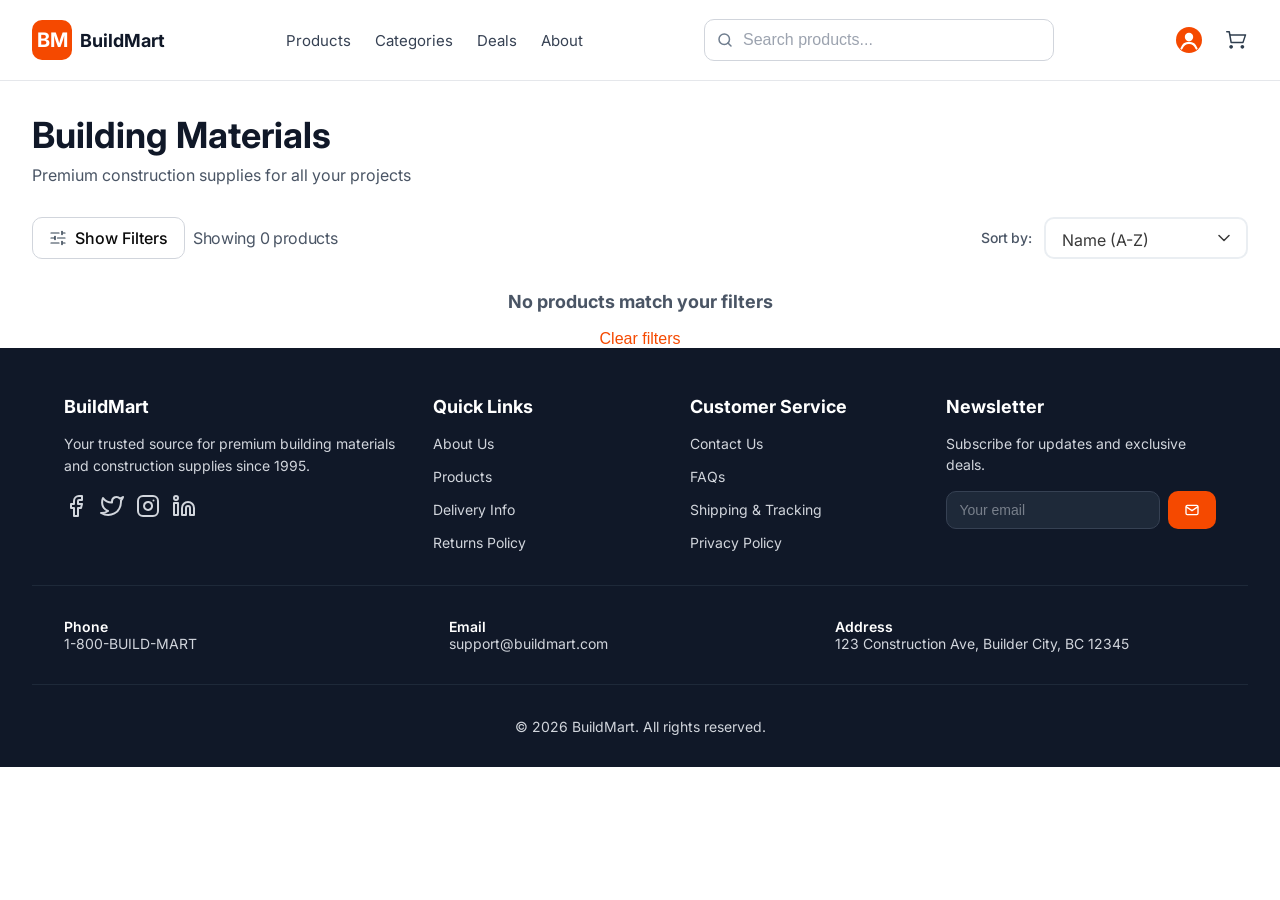
<file: frontend/index.html>
<!DOCTYPE html>
<html lang="ru">
<head>
    <meta charset="UTF-8">
    <meta name="viewport" content="width=device-width, initial-scale=1.0">
    <title>BuildMart</title>
    <link rel="stylesheet" href="css/style.css">
    <link rel="stylesheet" href="css/header.css">
    <link rel="stylesheet" href="css/mobile-menu.css">
    <link rel="stylesheet" href="css/footer.css">
    <link rel="stylesheet" href="css/filter.css">
    <link rel="stylesheet" href="css/product.css">
    <link rel="stylesheet" href="css/cart-badge.css">
    <link rel="preconnect" href="https://fonts.googleapis.com">
    <link rel="preconnect" href="https://fonts.gstatic.com" crossorigin>
    <link href="https://fonts.googleapis.com/css2?family=Inter:wght@400;700&display=swap" rel="stylesheet">
</head>
<body>
<div id="header-placeholder"></div>

<div class="mobile-menu" id="mobileMenu">
    <div class="mobile-search">
        <div class="search-container">
                <span class="search-icon">
                    <svg width="16" height="16" viewBox="0 0 16 16" fill="none" xmlns="http://www.w3.org/2000/svg">
                        <path d="M7.25 12.5C10.1495 12.5 12.5 10.1495 12.5 7.25C12.5 4.3505 10.1495 2 7.25 2C4.3505 2 2 4.3505 2 7.25C2 10.1495 4.3505 12.5 7.25 12.5Z" stroke="#6F7D8E" stroke-width="1.5" stroke-linecap="round" stroke-linejoin="round"/>
                        <path d="M14 14L11 11" stroke="#6F7D8E" stroke-width="1.5" stroke-linecap="round" stroke-linejoin="round"/>
                    </svg>
                </span>
            <input type="text" placeholder="Search products..." class="search-input">
        </div>
    </div>

    <nav class="mobile-nav">
        <a href="index.html" class="nav-link mobile-nav-link active">Products</a>
        <a href="#" class="nav-link mobile-nav-link">Categories</a>
        <a href="#" class="nav-link mobile-nav-link">Deals</a>
        <a href="#" class="nav-link mobile-nav-link">About</a>
    </nav>
</div>

<div class="filter-section-text">
    <h3>Building Materials</h3>
    <p>Premium construction supplies for all your projects</p>
</div>

<div class="filter-section">
    <div class="filters-bar">
    <div class="filters-left">
        <button class="filters-btn" id="toggleFilters">
            <svg width="18" height="18" viewBox="0 0 18 18" fill="none" xmlns="http://www.w3.org/2000/svg">
                <path d="M2 4H10" stroke="#2F3E4E" stroke-width="1.2" stroke-linecap="round"/>
                <path d="M14 4H16" stroke="#2F3E4E" stroke-width="1.2" stroke-linecap="round"/>
                <path d="M13 2.5V5.5" stroke="#2F3E4E" stroke-width="1.5" stroke-linecap="round"/>

                <path d="M2 9H5.5" stroke="#2F3E4E" stroke-width="1.2" stroke-linecap="round"/>
                <path d="M8.5 9H16" stroke="#2F3E4E" stroke-width="1.2" stroke-linecap="round"/>
                <path d="M6 7.5V10.5" stroke="#2F3E4E" stroke-width="1.5" stroke-linecap="round"/>

                <path d="M2 14H10" stroke="#2F3E4E" stroke-width="1.2" stroke-linecap="round"/>
                <path d="M14 14H16" stroke="#2F3E4E" stroke-width="1.2" stroke-linecap="round"/>
                <path d="M13 12.5V15.5" stroke="#2F3E4E" stroke-width="1.5" stroke-linecap="round"/>
            </svg>
            <span id="filterBtnText">Show Filters</span>
        </button>
        <span class="products-count">Showing 6 products</span>
    </div>
    <div class="filters-right">
        <span class="sort-label">Sort by:</span>
        <select class="sort-select">
            <option>Name (A-Z)</option>
            <option>Price (Low to High)</option>
            <option>Price (High to Low)</option>
        </select>
    </div>
</div>
    <div class="filters-panel hidden" id="filtersPanel">
        <div class="filters-content-section">
            <div class="filter-group">
                <h3>Minimum Rating</h3>
                <div class="rating-buttons">
                    <button class="rating-btn">5+ Stars</button>
                    <button class="rating-btn">4+ Stars</button>
                    <button class="rating-btn">3+ Stars</button>
                </div>
            </div>

            <div class="filter-group">
                <h3>Price Range</h3>
                <div class="price-range">
                    <div class="dual-range-slider" id="rangeTrack">
                        <input type="range" min="0" max="400" value="0" step="0.01"
                               class="price-slider" id="priceMin">

                        <input type="range" min="0" max="400" value="400" step="0.01"
                               class="price-slider" id="priceMax">
                    </div>

                    <div class="price-labels">
                        <span class="price-label" id="minLabel">$0</span>
                        <span class="price-label" id="maxLabel">$400</span>
                    </div>
                </div>
            </div>
        </div>

        <button class="clear-filters-btn">Clear All Filters</button>
    </div>
</div>

<div class="products-grid">

</div>

<div class="no-products-message" id="noProductsMessage" style="display: none;">
    <h2>No products match your filters</h2>
    <button class="no-products-message-btn" id="clearFromMessage">Clear filters</button>
</div>

<div id="footer-placeholder"></div>
<script src="js/config.js"></script>
<script src="js/api.js"></script>
<script src="js/components.js"></script>
<script src="js/mobile-menu.js"></script>
<script src="js/products.js"></script>
<script src="js/filter.js"></script>
<script src="js/cart-badge.js"></script>
<template id="product-card-template">
    <div class="product-card">
        <div class="product-image">
            <img src="" alt="" loading="lazy">
        </div>
        <div class="product-info">
            <h3 class="product-title"></h3>
            <div class="product-rating">
                <div class="stars"></div>
                <span class="rating-count"></span>
            </div>
            <p class="product-price"></p>
            <p class="product-category"></p>
            <button class="add-to-cart-btn">
                <svg width="16" height="16" viewBox="0 0 16 16" fill="none" xmlns="http://www.w3.org/2000/svg">
                    <path d="M3 3H5L6.5 11.5H13L15 5.5H6" stroke="currentColor" stroke-width="1.2" stroke-linecap="round" stroke-linejoin="round"/>
                    <circle cx="6.5" cy="13.5" r="1" stroke="currentColor" stroke-width="1.2"/>
                    <circle cx="12.5" cy="13.5" r="1" stroke="currentColor" stroke-width="1.2"/>
                </svg>
                Add to Cart
            </button>
        </div>
    </div>
</template>
</body>
</html>
</file>
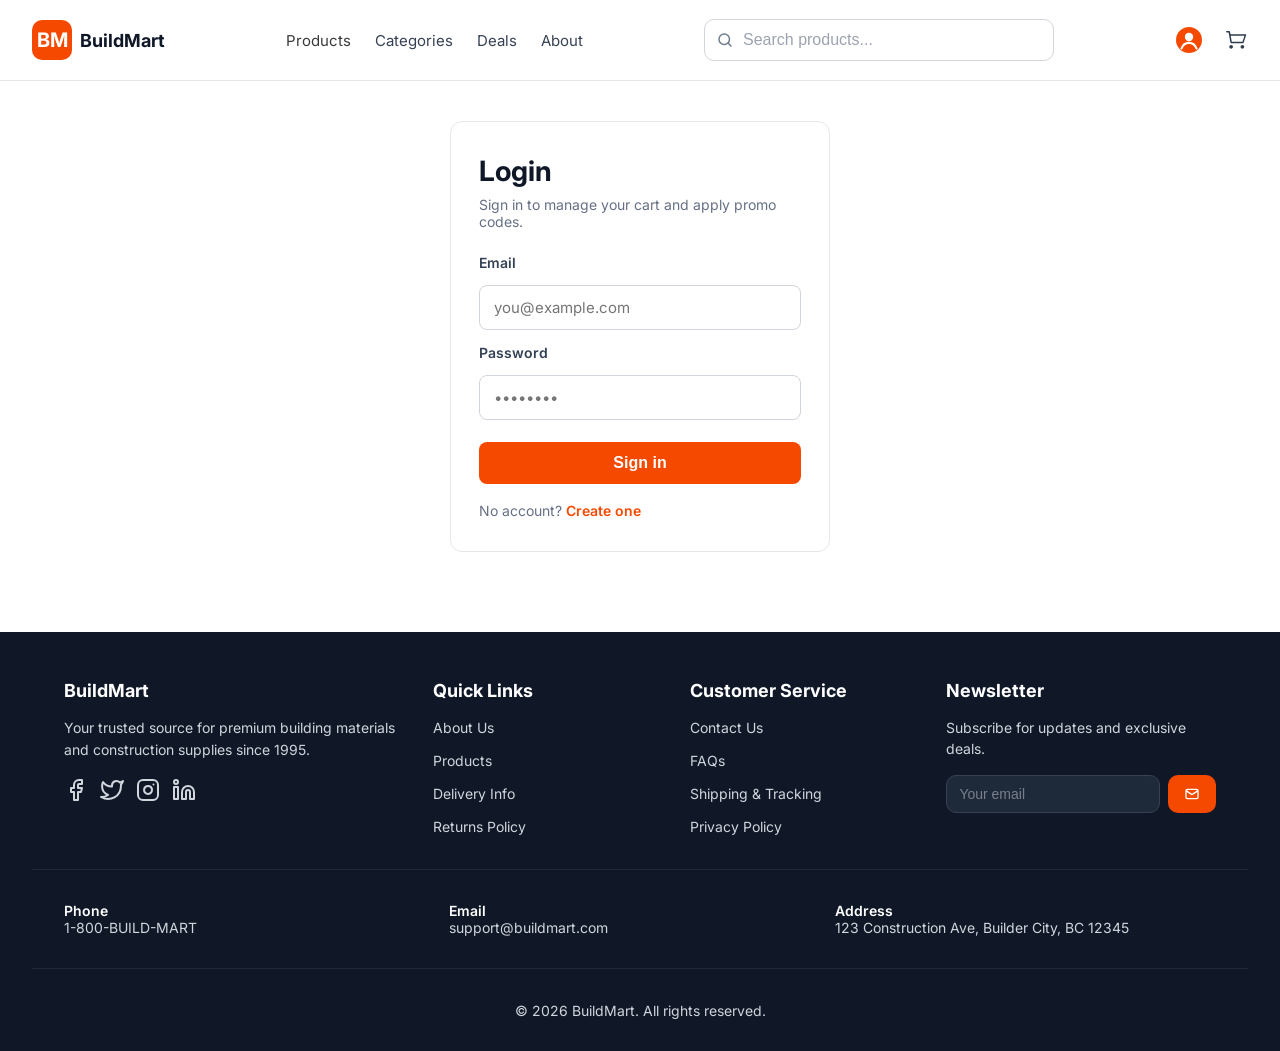
<file: frontend/cart.html>
<!DOCTYPE html>
<html lang="ru">
<head>
    <meta charset="UTF-8">
    <meta name="viewport" content="width=device-width, initial-scale=1.0">
    <title>Shopping Cart - BuildMart</title>
    <link rel="stylesheet" href="css/style.css">
    <link rel="stylesheet" href="css/header.css">
    <link rel="stylesheet" href="css/mobile-menu.css">
    <link rel="stylesheet" href="css/footer.css">
    <link rel="stylesheet" href="css/cart.css">
    <link rel="stylesheet" href="css/cart-badge.css">
    <link rel="preconnect" href="https://fonts.googleapis.com">
    <link rel="preconnect" href="https://fonts.gstatic.com" crossorigin>
    <link href="https://fonts.googleapis.com/css2?family=Inter:wght@400;700&display=swap" rel="stylesheet">
</head>
<body>
<div id="header-placeholder"></div>

<div class="mobile-menu" id="mobileMenu">
    <div class="mobile-search">
        <div class="search-container">
                <span class="search-icon">
                    <svg width="16" height="16" viewBox="0 0 16 16" fill="none" xmlns="http://www.w3.org/2000/svg">
                        <path d="M7.25 12.5C10.1495 12.5 12.5 10.1495 12.5 7.25C12.5 4.3505 10.1495 2 7.25 2C4.3505 2 2 4.3505 2 7.25C2 10.1495 4.3505 12.5 7.25 12.5Z" stroke="#6F7D8E" stroke-width="1.5" stroke-linecap="round" stroke-linejoin="round"/>
                        <path d="M14 14L11 11" stroke="#6F7D8E" stroke-width="1.5" stroke-linecap="round" stroke-linejoin="round"/>
                    </svg>
                </span>
            <input type="text" placeholder="Search products..." class="search-input">
        </div>
    </div>

    <nav class="mobile-nav">
        <a href="index.html" class="nav-link mobile-nav-link active">Products</a>
        <a href="#" class="nav-link mobile-nav-link">Categories</a>
        <a href="#" class="nav-link mobile-nav-link">Deals</a>
        <a href="#" class="nav-link mobile-nav-link">About</a>
    </nav>
</div>

<main class="shopping-cart-page">
    <div class="cart-container">
        <h1 class="cart-title">Shopping Cart</h1>
        
        <div class="cart-content">
            <div class="cart-items-section">
                <div class="cart-table-card">
                    <div class="cart-table-header">
                        <div class="header-product">Product</div>
                        <div class="header-price">Price</div>
                        <div class="header-quantity">Quantity</div>
                        <div class="header-total">Total</div>
                    </div>

                    <div class="cart-items">
                    </div>
                </div>

                <div class="promo-section">
                    <h3 class="promo-title">Have a promo code?</h3>
                    <div class="promo-form">
                        <input type="text" placeholder="Enter promo code" class="promo-input">
                        <button class="promo-btn">Apply</button>
                    </div>
                </div>
            </div>

            <div class="right-column">
                <div class="order-summary">
                </div>

                <div class="shipping-info">
                    <h3 class="shipping-title">Shipping Information</h3>
                    
                    <div class="shipping-item">
                        <div class="shipping-icon calendar-icon">
                            <svg width="20" height="20" viewBox="0 0 24 24" fill="none" xmlns="http://www.w3.org/2000/svg">
                                <rect x="3" y="6" width="18" height="15" rx="2" stroke="#FF5722" stroke-width="2" fill="none"/>
                                <path d="M3 10h18" stroke="#FF5722" stroke-width="2"/>
                                <path d="M8 3v4M16 3v4" stroke="#FF5722" stroke-width="2" stroke-linecap="round"/>
                            </svg>
                        </div>
                        <div class="shipping-details">
                            <p class="shipping-label">Estimated Delivery</p>
                            <p class="shipping-value">3-5 business days</p>
                        </div>
                    </div>

                    <div class="shipping-item">
                        <div class="shipping-icon location-icon">
                            <svg width="20" height="20" viewBox="0 0 24 24" fill="none" xmlns="http://www.w3.org/2000/svg">
                                <path d="M20 10c0 6-8 12-8 12s-8-6-8-12a8 8 0 0116 0z" stroke="#FF5722" stroke-width="2" stroke-linecap="round" stroke-linejoin="round"/>
                                <circle cx="12" cy="10" r="3" stroke="#FF5722" stroke-width="2"/>
                            </svg>
                        </div>
                        <div class="shipping-details">
                            <p class="shipping-label">Shipping Address</p>
                            <p class="shipping-value">123 Construction Ave<br>Builder City, BC 12345<br>United States</p>
                        </div>
                    </div>
                </div>
            </div>
        </div>
    </div>
</main>

<div id="footer-placeholder"></div>
<script src="js/config.js"></script>
<script src="js/api.js"></script>
<script src="js/components.js"></script>
<script src="js/mobile-menu.js"></script>
<template id="cart-item-template">
    <div class="cart-item">
        <div class="item-product">
            <div class="item-image">
                <img src="" alt="">
            </div>
            <div class="item-info">
                <h3 class="item-name"></h3>
                <p class="item-category"></p>
            </div>
        </div>
        <div class="item-price"></div>
        <div class="item-quantity">
            <button class="qty-btn qty-decrease">−</button>
            <span class="qty-value"></span>
            <button class="qty-btn qty-increase">+</button>
        </div>
        <div class="item-total"></div>
        <button class="delete-btn">
            <svg width="18" height="18" viewBox="0 0 16 16" fill="none" xmlns="http://www.w3.org/2000/svg">
                <path d="M2 4H14M6.5 7V11M9.5 7V11M3 4L4 13C4 13.5304 4.21071 14.0391 4.58579 14.4142C4.96086 14.7893 5.46957 15 6 15H10C10.5304 15 11.0391 14.7893 11.4142 14.4142C11.7893 14.0391 12 13.5304 12 13L13 4M5.5 4V3C5.5 2.73478 5.60536 2.48043 5.79289 2.29289C5.98043 2.10536 6.23478 2 6.5 2H9.5C9.76522 2 10.0196 2.10536 10.2071 2.29289C10.3946 2.48043 10.5 2.73478 10.5 3V4" stroke="#EF4444" stroke-width="1.5" stroke-linecap="round" stroke-linejoin="round"/>
            </svg>
        </button>
    </div>
</template>
<script src="js/cart.js"></script>
<script src="js/cart-badge.js"></script>
</body>
</html>
</file>
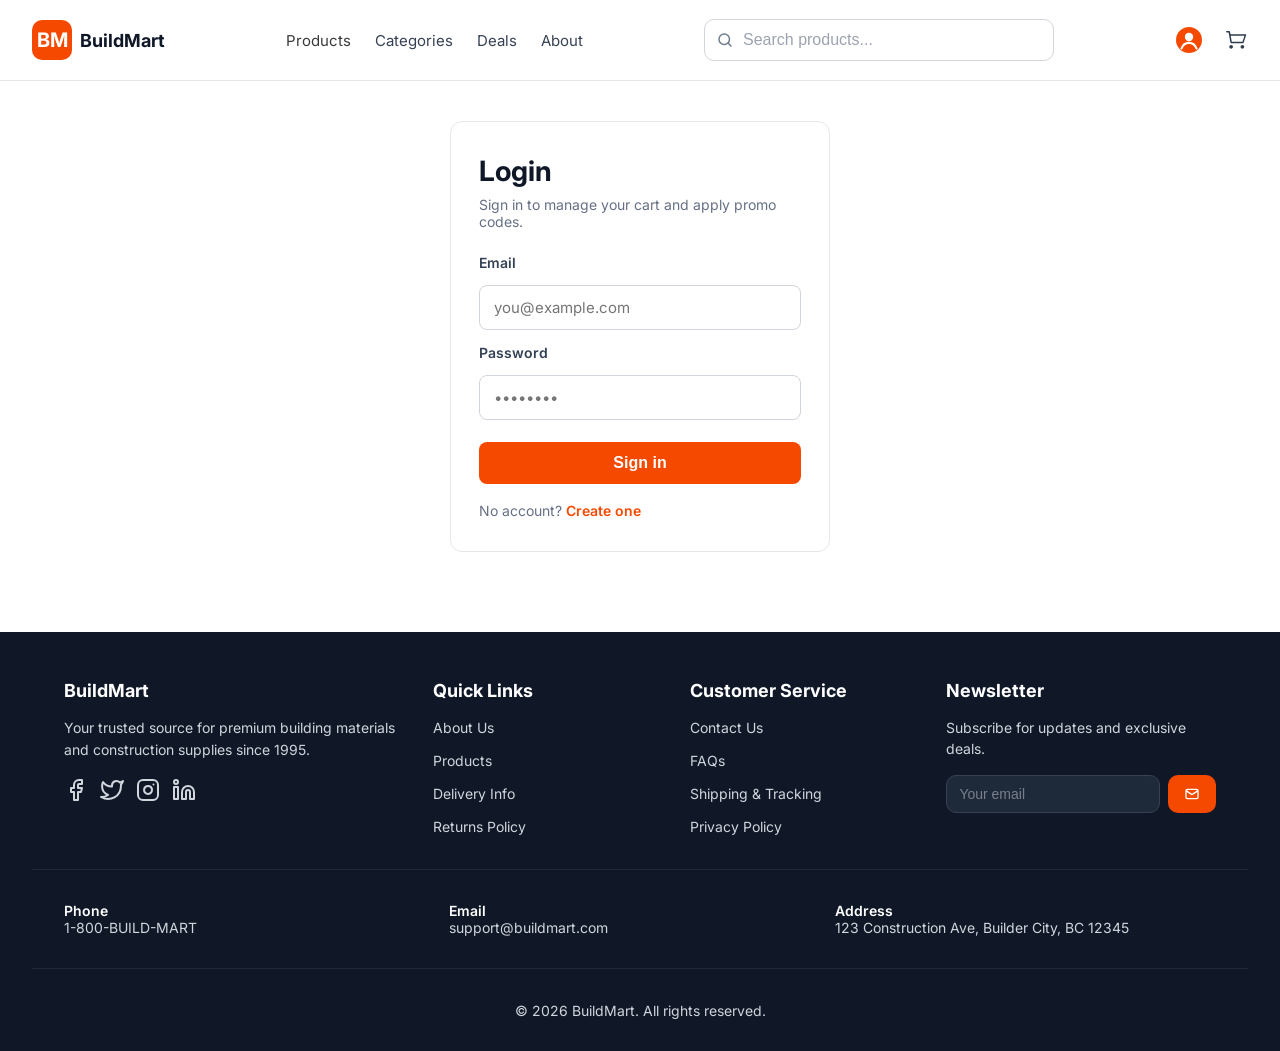
<file: frontend/login.html>
<!DOCTYPE html>
<html lang="ru">
<head>
    <meta charset="UTF-8">
    <meta name="viewport" content="width=device-width, initial-scale=1.0">
    <title>Login - BuildMart</title>
    <link rel="stylesheet" href="css/style.css">
    <link rel="stylesheet" href="css/header.css">
    <link rel="stylesheet" href="css/mobile-menu.css">
    <link rel="stylesheet" href="css/footer.css">
    <link rel="stylesheet" href="css/cart-badge.css">
    <link rel="stylesheet" href="css/auth.css">
    <link rel="preconnect" href="https://fonts.googleapis.com">
    <link rel="preconnect" href="https://fonts.gstatic.com" crossorigin>
    <link href="https://fonts.googleapis.com/css2?family=Inter:wght@400;700&display=swap" rel="stylesheet">
</head>
<body>
<div id="header-placeholder"></div>

<main class="auth-page">
    <div class="auth-card">
        <h1 class="auth-title">Login</h1>
        <p class="auth-subtitle">Sign in to manage your cart and apply promo codes.</p>
        <form id="auth-form" class="auth-form" data-mode="login">
            <label class="auth-label" for="email">Email</label>
            <input class="auth-input" id="email" type="email" required placeholder="you@example.com">

            <label class="auth-label" for="password">Password</label>
            <input class="auth-input" id="password" type="password" required minlength="8" placeholder="••••••••">

            <button class="auth-submit" type="submit">Sign in</button>
            <div id="auth-error" class="auth-error"></div>
        </form>
        <p class="auth-footer">No account? <a href="register.html">Create one</a></p>
    </div>
</main>

<div id="footer-placeholder"></div>
<script src="js/config.js"></script>
<script src="js/api.js"></script>
<script src="js/components.js"></script>
<script src="js/mobile-menu.js"></script>
<script src="js/cart-badge.js"></script>
<script src="js/auth.js"></script>
</body>
</html>
</file>
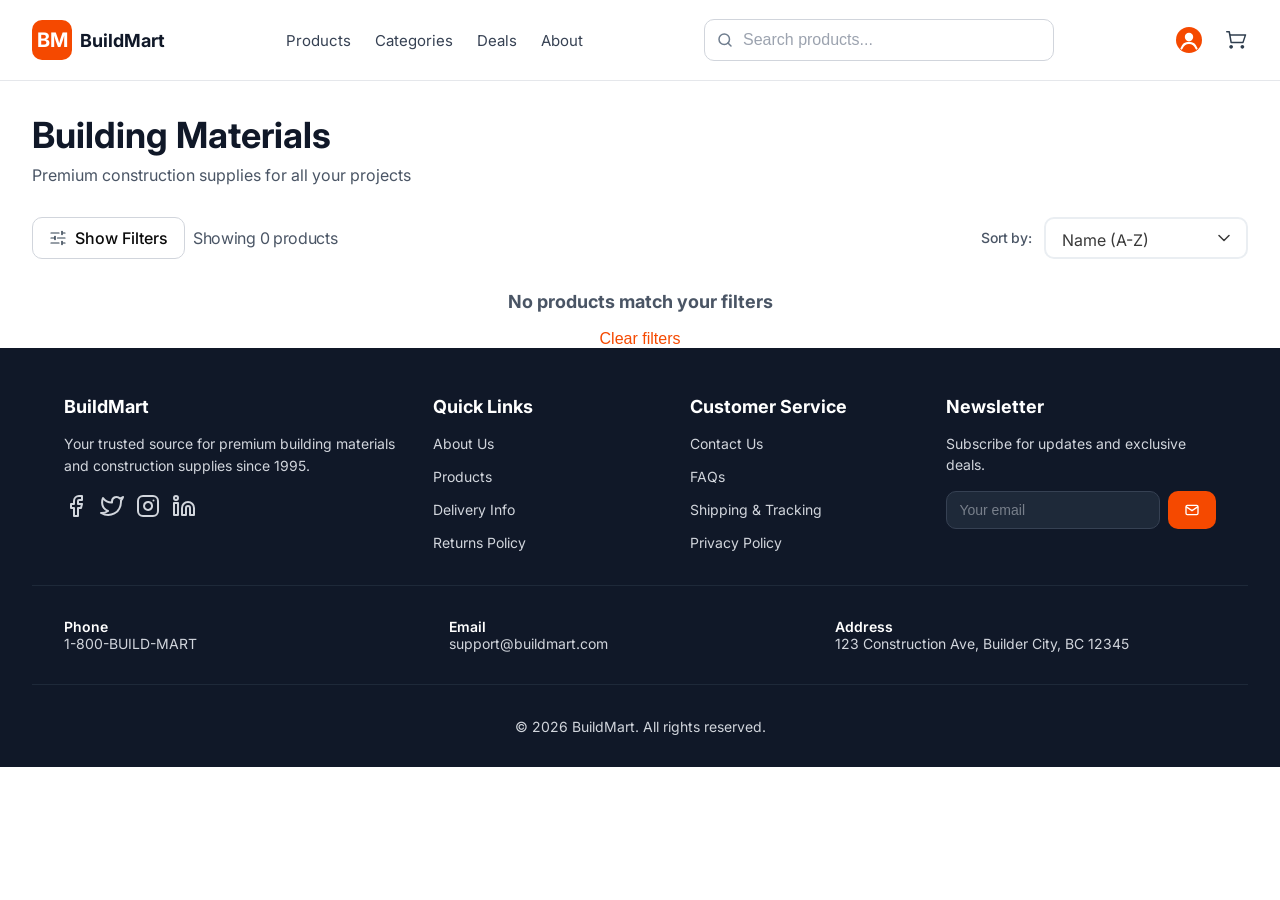
<file: frontend/product-detail.html>
<!DOCTYPE html>
<html lang="ru">
<head>
    <meta charset="UTF-8">
    <meta name="viewport" content="width=device-width, initial-scale=1.0">
    <title>Product Details - BuildMart</title>
    <link rel="stylesheet" href="css/style.css">
    <link rel="stylesheet" href="css/header.css">
    <link rel="stylesheet" href="css/mobile-menu.css">
    <link rel="stylesheet" href="css/footer.css">
    <link rel="stylesheet" href="css/cart-badge.css">
    <link rel="stylesheet" href="css/product-detail.css">
    <link rel="preconnect" href="https://fonts.googleapis.com">
    <link rel="preconnect" href="https://fonts.gstatic.com" crossorigin>
    <link href="https://fonts.googleapis.com/css2?family=Inter:wght@400;700&display=swap" rel="stylesheet">
</head>
<body>
<div id="header-placeholder"></div>

<div class="mobile-menu" id="mobileMenu">
    <div class="mobile-search">
        <div class="search-container">
                <span class="search-icon">
                    <svg width="16" height="16" viewBox="0 0 16 16" fill="none" xmlns="http://www.w3.org/2000/svg">
                        <path d="M7.25 12.5C10.1495 12.5 12.5 10.1495 12.5 7.25C12.5 4.3505 10.1495 2 7.25 2C4.3505 2 2 4.3505 2 7.25C2 10.1495 4.3505 12.5 7.25 12.5Z" stroke="#6F7D8E" stroke-width="1.5" stroke-linecap="round" stroke-linejoin="round"/>
                        <path d="M14 14L11 11" stroke="#6F7D8E" stroke-width="1.5" stroke-linecap="round" stroke-linejoin="round"/>
                    </svg>
                </span>
            <input type="text" placeholder="Search products..." class="search-input">
        </div>
    </div>

    <nav class="mobile-nav">
        <a href="index.html" class="nav-link mobile-nav-link active">Products</a>
        <a href="#" class="nav-link mobile-nav-link">Categories</a>
        <a href="#" class="nav-link mobile-nav-link">Deals</a>
        <a href="#" class="nav-link mobile-nav-link">About</a>
    </nav>
</div>

<div class="breadcrumb">
    <a href="index.html">Products</a>
    <span>/</span>
    <span id="breadcrumb-product" class="breadcrumb-text-current"></span>
</div>

<div class="product-detail-container">
    <div class="product-gallery">
        <div class="main-image-container">
            <img id="main-image" class="main-image" src="" alt="">
            <button class="gallery-nav prev" onclick="changeImage(-1)">
                <svg width="24" height="24" viewBox="0 0 24 24" fill="none" stroke="currentColor" stroke-width="2">
                    <polyline points="15 18 9 12 15 6"></polyline>
                </svg>
            </button>
            <button class="gallery-nav next" onclick="changeImage(1)">
                <svg width="24" height="24" viewBox="0 0 24 24" fill="none" stroke="currentColor" stroke-width="2">
                    <polyline points="9 18 15 12 9 6"></polyline>
                </svg>
            </button>
        </div>
        <div class="thumbnail-container" id="thumbnail-container">
        </div>
    </div>

    <div class="product-info-detail">
        <h1 class="product-title-detail" id="product-title"></h1>
        
        <div class="rating-detail">
            <div class="stars-detail" id="product-stars"></div>
            <span class="rating-count-detail" id="product-rating"></span>
        </div>
        
        <div class="price-detail">
            <span id="product-price"></span>
            <span class="price-unit">/unit</span>
        </div>

        <div class="features-grid">

            <div class="feature-item">
                <svg class="feature-icon" viewBox="0 0 24 24" fill="none" stroke="currentColor">
                    <path d="M21 16V8a2 2 0 0 0-1-1.73l-7-4a2 2 0 0 0-2 0l-7 4A2 2 0 0 0 3 8v8a2 2 0 0 0 1 1.73l7 4a2 2 0 0 0 2 0l7-4A2 2 0 0 0 21 16z"></path>
                    <polyline points="3.3 7 12 12 20.7 7"></polyline>
                    <line x1="12" y1="22" x2="12" y2="12"></line>
                </svg>

                <div class="feature-text">
                    <div class="feature-title">Quality Assured</div>
                    <div class="feature-desc">Premium grade material</div>
                </div>
            </div>


            <div class="feature-item">
                <svg class="feature-icon" viewBox="0 0 24 24" fill="none" stroke="currentColor">
                    <rect x="1" y="3" width="15" height="13"></rect>
                    <polygon points="16 8 20 8 23 11 23 16 16 16"></polygon>
                    <circle cx="5.5" cy="18.5" r="2.5"></circle>
                    <circle cx="18.5" cy="18.5" r="2.5"></circle>
                </svg>

                <div class="feature-text">
                    <div class="feature-title">Fast Delivery</div>
                    <div class="feature-desc">2-5 business days</div>
                </div>
            </div>


            <div class="feature-item">
                <svg class="feature-icon" viewBox="0 0 24 24" fill="none" stroke="currentColor">
                    <path d="M12 2l7 4v6c0 5-3.5 9-7 10-3.5-1-7-5-7-10V6l7-4z"></path>
                </svg>

                <div class="feature-text">
                    <div class="feature-title">Warranty</div>
                    <div class="feature-desc">30-day guarantee</div>
                </div>
            </div>

        </div>
        
        <div class="quantity-section">
            <div class="quantity-label">Quantity</div>
            <div class="quantity-controls">
                <button class="quantity-btn" onclick="decreaseQuantity()">-</button>
                <input type="number" id="quantity-input" class="quantity-input" value="1" min="1">
                <button class="quantity-btn" onclick="increaseQuantity()">+</button>
            </div>
        </div>
        
        <div class="action-buttons">
            <button class="btn-add-to-cart" onclick="addToCart()">
                <svg width="20" height="20" viewBox="0 0 20 20" fill="none" xmlns="http://www.w3.org/2000/svg">
                    <path d="M3 3H5L6.5 11.5H16L18 5.5H6" stroke="currentColor" stroke-width="1.5" stroke-linecap="round" stroke-linejoin="round"/>
                    <circle cx="6.5" cy="13.5" r="1" stroke="currentColor" stroke-width="1.5"/>
                    <circle cx="15.5" cy="13.5" r="1" stroke="currentColor" stroke-width="1.5"/>
                </svg>
                Add to Cart
            </button>
            <button class="btn-buy-now">Buy Now</button>
        </div>
        
        <div class="description-section">
            <h2 class="section-title">Description</h2>
            <p class="description-text" id="product-description"></p>
        </div>
        
        <div class="specs-section">
            <div class="specs-header" onclick="toggleSpecs()">
                <h2 class="specs-section-title">Technical Specifications</h2>
                <svg class="specs-arrow" width="24" height="24" viewBox="0 0 24 24" fill="none" stroke="currentColor" stroke-width="2">
                    <polyline points="6 9 12 15 18 9"></polyline>
                </svg>
            </div>
            <div class="specs-content" id="specs-content">
                <div class="specs-grid" id="specs-grid"></div>
            </div>
        </div>
    </div>
</div>

<div class="related-products-section">
    <div class="related-products-container">
        <h2 class="related-title">Related Products</h2>
        <div class="related-products-grid" id="related-products-grid"></div>
    </div>
</div>

<div id="footer-placeholder"></div>

<script src="js/config.js"></script>
<script src="js/api.js"></script>
<script src="js/components.js"></script>
<script src="js/mobile-menu.js"></script>
<script src="js/cart-badge.js"></script>
<script src="js/product-detail.js"></script>
</body>
</html>
</file>
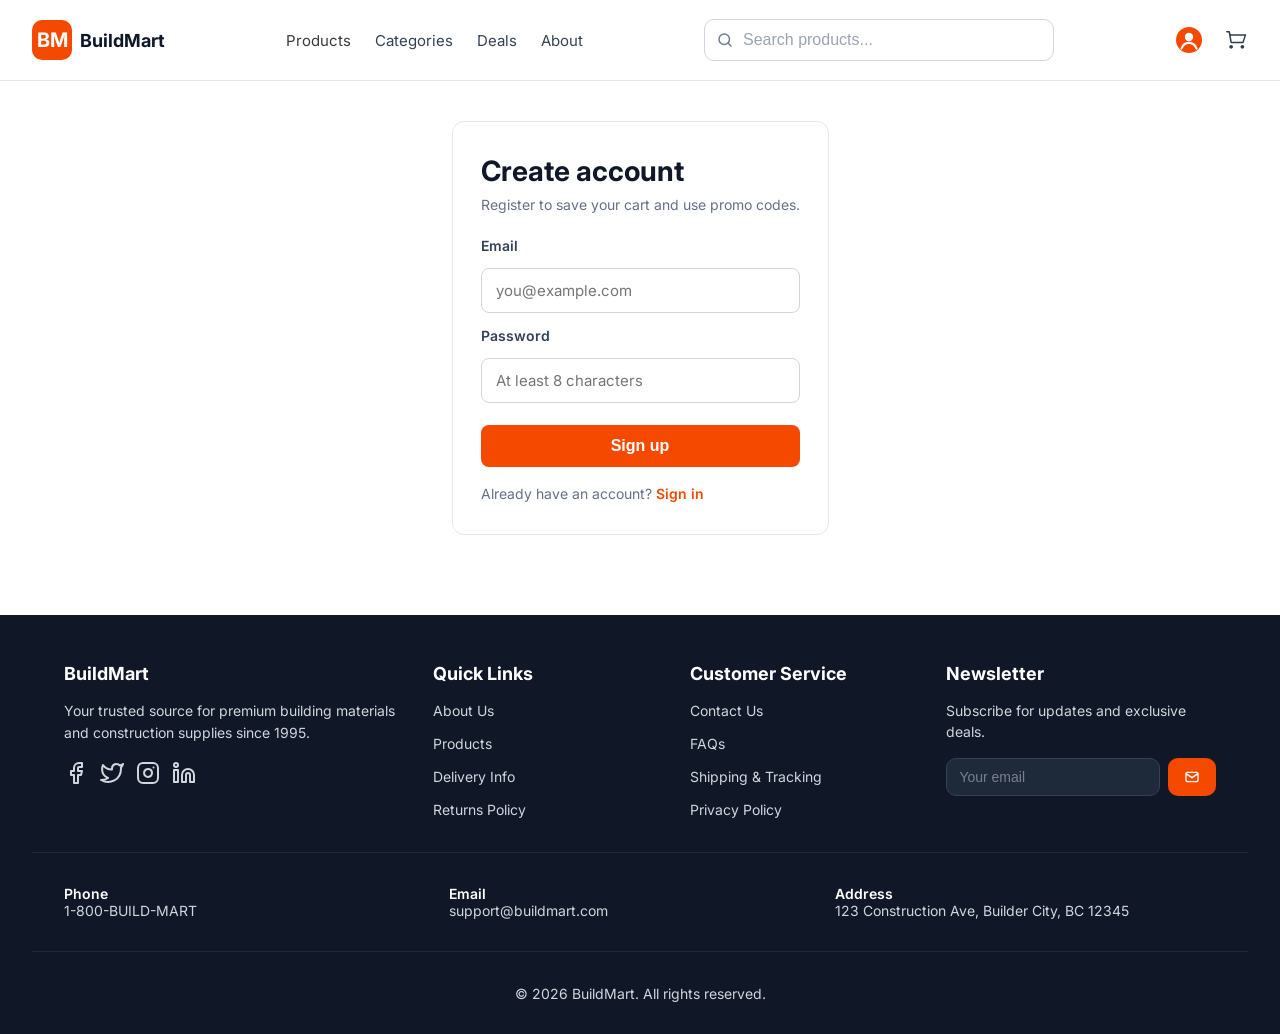
<file: frontend/register.html>
<!DOCTYPE html>
<html lang="ru">
<head>
    <meta charset="UTF-8">
    <meta name="viewport" content="width=device-width, initial-scale=1.0">
    <title>Register - BuildMart</title>
    <link rel="stylesheet" href="css/style.css">
    <link rel="stylesheet" href="css/header.css">
    <link rel="stylesheet" href="css/mobile-menu.css">
    <link rel="stylesheet" href="css/footer.css">
    <link rel="stylesheet" href="css/cart-badge.css">
    <link rel="stylesheet" href="css/auth.css">
    <link rel="preconnect" href="https://fonts.googleapis.com">
    <link rel="preconnect" href="https://fonts.gstatic.com" crossorigin>
    <link href="https://fonts.googleapis.com/css2?family=Inter:wght@400;700&display=swap" rel="stylesheet">
</head>
<body>
<div id="header-placeholder"></div>

<main class="auth-page">
    <div class="auth-card">
        <h1 class="auth-title">Create account</h1>
        <p class="auth-subtitle">Register to save your cart and use promo codes.</p>
        <form id="auth-form" class="auth-form" data-mode="register">
            <label class="auth-label" for="email">Email</label>
            <input class="auth-input" id="email" type="email" required placeholder="you@example.com">

            <label class="auth-label" for="password">Password</label>
            <input class="auth-input" id="password" type="password" required minlength="8" placeholder="At least 8 characters">

            <button class="auth-submit" type="submit">Sign up</button>
            <div id="auth-error" class="auth-error"></div>
        </form>
        <p class="auth-footer">Already have an account? <a id="login-link" href="login.html">Sign in</a></p>
    </div>
</main>

<div id="footer-placeholder"></div>
<script src="js/config.js"></script>
<script src="js/api.js"></script>
<script src="js/components.js"></script>
<script src="js/mobile-menu.js"></script>
<script src="js/cart-badge.js"></script>
<script src="js/auth.js"></script>
<script>
    const params = new URLSearchParams(window.location.search);
    const next = params.get('next');
    if (next) {
        document.getElementById('login-link').href = `login.html?next=${encodeURIComponent(next)}`;
    }
</script>
</body>
</html>
</file>
<file: frontend/css/style.css>
* {
    margin: 0;
    padding: 0;
    box-sizing: border-box;
}

body {
    padding-top: 81px;
    font-family: 'Inter', -apple-system, BlinkMacSystemFont, 'Segoe UI', Roboto, sans-serif;
    background-color: #ffffff;
    min-height: 100vh;
    display: flex;
    flex-direction: column;
}
</file>
<file: frontend/css/header.css>
.header {
    background-color: #ffffff;
    border-bottom: 1px solid #e5e7eb;
    position: fixed;
    top: 0;
    left: 0;
    width: 100%;
    z-index: 1000;
}

.header-content {
    max-width: 1216px;
    margin: 0 auto;
    min-height: 80px;
    display: flex;
    align-items: center;
    justify-content: space-between;
}

.logo {
    display: flex;
    align-items: center;
    gap: 8px;
    text-decoration: none;
    cursor: pointer;
}

.logo-box {
    width: 40px;
    height: 40px;
    background-color: #F54900;
    border-radius: 10px;
    display: flex;
    align-items: center;
    justify-content: center;
    color: #fff;
    font-weight: 700;
    font-size: 20px;
}

.logo-text {
    font-weight: 700;
    font-size: 20px;
    color: #101828;
    white-space: nowrap;
}

.nav {
    display: flex;
    gap: 32px;
    flex-shrink: 0;
}

.nav-link {
    font-size: 16px;
    color: #364153;
    text-decoration: none;
    white-space: nowrap;
    transition: font-size 0.2s ease;
}

.nav-link.active {
    color: #3a3a3a;
}

.nav-link:hover {
    color: #F54900;
}

.search-wrapper {
    flex: 1;
    min-width: 0;
    max-width: 448px;
}

.search-container {
    width: 100%;
    height: 42px;
    border-radius: 10px;
    display: flex;
    padding: 11px 12px;
    align-items: center;
    border: 1px solid #d1d5dc;
    transition: all 0.2s ease;
}

.search-container:focus-within {
    border: 2px solid #F54900;
    padding: 10px 11px;
}

.search-icon {
    width: 20px;
    height: 20px;
    display: flex;
    align-items: center;
    margin-right: 6px;
    flex-shrink: 0;
}

.search-input {
    flex: 1;
    border: none;
    background: transparent;
    outline: none;
    font-size: 16px;
    margin: 0;
    min-width: 0;
    width: 100%;
}

.search-input::placeholder {
    color: #9ca3af;
}

.auth-btn {
    background: none;
    border: none;
    cursor: pointer;
    width: 28px;
    height: 28px;
    padding: 0;
    display: flex;
    align-items: center;
    justify-content: center;
    flex-shrink: 0;
    border-radius: 50%;
}

.auth-btn svg {
    width: 28px;
    height: 28px;
    display: block;
}

.auth-btn:hover {
    opacity: 0.88;
    transform: scale(1.05);
}

.cart-btn {
    background: none;
    border: none;
    cursor: pointer;
    width: 25px;
    height: 25px;
    padding: 0;
    display: flex;
    align-items: center;
    justify-content: center;
    flex-shrink: 0;
}

.cart-btn svg {
    width: 25px;
    height: 25px;
}

.cart-btn:hover svg path:nth-child(1),
.cart-btn:hover svg path:nth-child(2) {
    fill: #F54900;
}

.cart-btn:hover svg path:nth-child(3) {
    stroke: #F54900;
}

.header-actions {
    display: flex;
    align-items: center;
    gap: 20px;
    flex-shrink: 0;
}

@media (max-width: 1280px) {
    .header-content {
        max-width: 100%;
        padding: 0 32px;
        gap: 16px;
    }

    .search-wrapper {
        max-width: 350px;
    }

    .nav {
        gap: 24px;
    }

    .nav-link {
        font-size: 15px;
    }

    .logo-text {
        font-size: 18px;
    }
}

@media (max-width: 1024px) {
    .header-content {
        padding: 0 24px;
        gap: 16px;
    }

    .search-wrapper {
        max-width: 280px;
    }

    .nav {
        gap: 20px;
    }

    .nav-link {
        font-size: 14px;
    }

    .logo-text {
        font-size: 16px;
    }

    .logo-box {
        width: 36px;
        height: 36px;
        font-size: 18px;
    }

    .search-container {
        height: 38px;
        padding: 9px 12px;
    }

    .search-input {
        font-size: 14px;
    }

    .search-icon {
        width: 18px;
        height: 18px;
    }
}

@media (max-width: 768px) {
    .header-content {
        padding: 0 20px;
        min-height: 64px;
        gap: 12px;
    }

    .logo-box {
        width: 32px;
        height: 32px;
        font-size: 16px;
        border-radius: 8px;
    }

    .logo-text {
        display: none;
    }

    .nav {
        display: none;
    }

    .search-wrapper {
        display: none;
    }

    .search-btn-mobile {
        display: flex;
        align-items: center;
        justify-content: center;
    }

    .header-actions {
        gap: 16px;
    }

    .cart-btn {
        width: 25px;
        height: 25px;
    }

    .cart-btn svg {
        width: 25px;
        height: 25px;
    }
}
</file>
<file: frontend/css/mobile-menu.css>
.search-btn-mobile {
    display: none;
    background: none;
    border: none;
    cursor: pointer;
    width: 20px;
    height: 20px;
    padding: 0;
    flex-shrink: 0;
}

.search-btn-mobile svg {
    width: 20px;
    height: 20px;
}

.search-btn-mobile svg path {
    transition: stroke 0.2s ease, fill 0.2s ease;
}

.search-btn-mobile:hover svg path {
    stroke: #F54900;
}

.burger-btn {
    display: none;
    flex-direction: column;
    justify-content: center;
    gap: 3.5px;
    background: none;
    border: none;
    cursor: pointer;
    padding: 0;
    width: 24px;
    height: 24px;
    flex-shrink: 0;
}

.burger-btn span {
    width: 18px;
    height: 2px;
    background-color: #364153;
    border-radius: 5px;
    transition: all 0.3s ease;
}

.mobile-menu {
    display: none;
    position: fixed;
    top: 80px;
    left: 0;
    width: 100%;
    background-color: #ffffff;
    flex-direction: column;
    border-bottom: 1px solid #e5e7eb;
    z-index: 999;
}

.mobile-menu.active {
    display: flex;
}

.mobile-search {
    padding: 15px;
}

.mobile-search .search-container {
    width: 100%;
    background-color: #fff;
}

.mobile-nav {
    display: flex;
    flex-direction: column;
    padding: 20px;
    gap: 16px;
}

.mobile-nav .nav-link {
    font-size: 18px;
    padding: 8px 0;
    white-space: normal;
    color: #364153;
    text-decoration: none;
    transition: color 0.2s ease;
}

.mobile-nav .nav-link.active {
    color: #F54900;
    font-weight: 500;
}

.mobile-nav .nav-link:hover {
    color: #F54900;
}

body.menu-open .filter-section-text,
body.menu-open .breadcrumb,
body.menu-open .shopping-cart-page {
    margin-top: 280px;
}

@media (max-width: 768px) {
    .search-btn-mobile {
        display: flex;
        align-items: center;
        justify-content: center;
    }

    .burger-btn {
        display: flex;
    }

    .mobile-menu {
        top: 64px;
    }

    .mobile-search {
        padding: 10px;
    }

    .mobile-search .search-container {
        height: 44px;
    }

    .mobile-search .search-input {
        font-size: 16px;
    }

    .mobile-nav {
        padding: 0 16px 16px 16px;
        gap: 4px;
    }

    .mobile-nav .nav-link {
        font-size: 16px;
        padding: 10px 0;
    }

    body.menu-open .filter-section-text,
    body.menu-open .breadcrumb,
    body.menu-open .shopping-cart-page {
        margin-top: 230px;
    }
}

@media (max-width: 375px) {
    .search-btn-mobile {
        width: 18px;
        height: 18px;
    }

    .search-btn-mobile svg {
        width: 18px;
        height: 18px;
    }

    .burger-btn {
        width: 20px;
        height: 20px;
        gap: 2.5px;
    }

    .burger-btn span {
        width: 20px;
        height: 2px;
    }

    .mobile-menu {
        top: 56px;
    }

    .mobile-search {
        padding: 20px 10px 10px;
    }

    .mobile-search .search-container {
        height: 40px;
    }

    .mobile-search .search-input {
        font-size: 14px;
    }

    .mobile-nav {
        padding: 0 12px 12px 12px;
    }

    .mobile-nav .nav-link {
        font-size: 15px;
        padding: 8px 0;
    }

    body.menu-open .filter-section-text,
    body.menu-open .breadcrumb,
    body.menu-open .shopping-cart-page{
        margin-top: 200px;
    }
}
</file>
<file: frontend/css/footer.css>
.footer {
    background: #101828;
    color: #ffffff;
    padding: 48px 32px 32px;
}

.footer-content,
.footer-contact,
.footer-bottom {
    max-width: 1216px;
    margin: 0 auto;
}

.footer-content {
    display: grid;
    grid-template-columns: 1.5fr 1fr 1fr 1.2fr;
    gap: 32px;
    padding-bottom: 32px;
}

.footer-section h3 {
    font-size: 18px;
    font-weight: 700;
    margin-bottom: 16px;
    color: #ffffff;
}

.footer-description {
    color: #d1d5dc;
    line-height: 1.6;
    margin-bottom: 16px;
    font-size: 14px;
}

.social-links {
    display: flex;
    gap: 12px;
}

.social-link {
    display: flex;
    align-items: center;
    justify-content: center;
    color: #d1d5dc;
    transition: color 0.3s ease;
}

.social-link:hover {
    color: #F54900;
}

.footer-links {
    list-style: none;
    display: flex;
    flex-direction: column;
    gap: 12px;
}

.footer-links a {
    color: #d1d5dc;
    text-decoration: none;
    transition: color 0.3s ease;
    font-size: 14px;
    line-height: 20px;
}

.footer-links a:hover {
    color: #F54900;
}

.newsletter-section .newsletter-description {
    color: #d1d5dc;
    font-size: 14px;
    line-height: 1.5;
    margin-bottom: 16px;
}

.newsletter-form {
    display: flex;
    gap: 8px;
}

.newsletter-input {
    flex: 1;
    background: #1e2939;
    border: 1px solid #364153;
    border-radius: 10px;
    padding: 8px 12px;
    height: 38px;
    color: #d1d5dc;
    font-size: 14px;
}

.newsletter-input::placeholder {
    color: #d1d5dc;
    opacity: 0.5;
}

.newsletter-input:focus {
    border-color: #F54900;
    outline: none;
}

.newsletter-btn {
    width: 48px;
    background-color: #F54900;
    border: none;
    border-radius: 10px;
    color: #ffffff;
    cursor: pointer;
    transition: background-color 0.3s ease;
    display: flex;
    align-items: center;
    justify-content: center;
}

.newsletter-btn:hover {
    background: #E04100;
}

.footer-contact {
    padding: 32px 0;
    border-top: 1px solid #1e2939;
    display: flex;
    gap: 4px;
}

.contact-item {
    flex: 1;
    min-width: 0;
    display: flex;
    flex-direction: column;
}

.contact-label {
    font-size: 14px;
    color: #ffffff;
    text-transform: capitalize;
    font-weight: 600;
}

.contact-value {
    font-size: 14px;
    color: #d1d5dc;
    font-weight: 400;
}

.footer-bottom {
    border-top: 1px solid #1e2939;
    padding-top: 33px;
    text-align: center;
    color: #d1d5dc;
    font-size: 14px;
}

@media (max-width: 1280px) {
    .footer-content,
    .footer-contact,
    .footer-bottom {
        max-width: 100%;
        padding-left: 32px;
        padding-right: 32px;
    }
}

@media (max-width: 1024px) {
    .footer {
        padding: 40px 24px 24px;
    }

    .footer-content {
        grid-template-columns: 1fr 1fr;
        gap: 32px 24px;
        padding-left: 0;
        padding-right: 0;
    }

    .footer-section:nth-child(1),
    .footer-section:nth-child(2) {
        grid-column: 1;
    }

    .footer-section:nth-child(1) {
        grid-row: 1;
    }

    .footer-section:nth-child(2) {
        grid-row: 2;
    }

    .footer-section:nth-child(3),
    .footer-section:nth-child(4) {
        grid-column: 2;
    }

    .footer-section:nth-child(3) {
        grid-row: 1;
    }

    .footer-section:nth-child(4) {
        grid-row: 2;
    }

    .footer-contact {
        padding-left: 0;
        padding-right: 0;
        flex-wrap: wrap;
        gap: 16px;
    }

    .contact-item {
        flex: 1 1 calc(50% - 8px);
        min-width: 200px;
    }

    .footer-bottom {
        padding-left: 0;
        padding-right: 0;
    }
}

@media (max-width: 768px) {
    .footer {
        padding: 32px 20px 20px;
    }

    .footer-content {
        grid-template-columns: 1fr;
        gap: 32px;
    }

    .footer-section {
        grid-row: auto !important;
        grid-column: auto !important;
    }

    .footer-section h3 {
        font-size: 16px;
    }

    .footer-description {
        font-size: 13px;
        line-height: 1.5;
    }

    .footer-contact {
        flex-direction: column;
        gap: 16px;
    }

    .contact-item {
        flex: 1 1 100%;
    }
}

@media (max-width: 375px) {
    .footer {
        padding: 24px 16px 16px;
    }

    .footer-content {
        gap: 20px;
    }

    .footer-description {
        font-size: 12px;
        line-height: 1.4;
    }
}
</file>
<file: frontend/css/filter.css>
.filter-section-text,
.filter-section,
.no-products-message {
    width: 100%;
    max-width: 1216px;
    margin: 0 auto;
}

.filter-section-text {
    padding-top: 32px;
    padding-bottom: 32px;
    display: flex;
    flex-direction: column;
    gap: 8px;
}

.filter-section-text h3 {
    font-weight: 700;
    font-size: 36px;
    color: #101828;
}

.filter-section-text p {
    font-weight: 400;
    font-size: 16px;
    color: #4A5565;
}

.filter-section {
    padding-bottom: 32px;
}

.filters-bar {
    display: flex;
    align-items: center;
    justify-content: space-between;
    flex-wrap: wrap;
    gap: 16px;
}

.filters-left {
    display: flex;
    align-items: center;
    gap: 8px;
    flex-wrap: wrap;
}

.filters-btn {
    display: flex;
    align-items: center;
    gap: 8px;
    height: 42px;
    padding: 11px 16px;
    background: #ffffff;
    border: 1px solid #d1d5dc;
    border-radius: 10px;
    cursor: pointer;
    font-family: 'Inter', sans-serif;
    font-weight: 500;
    font-size: 16px;
    line-height: 24px;
    color: #0A0A0A;
    transition: all 0.3s ease;
}

.filters-btn:hover {
    background-color: #F9FAFB;
}

.products-count {
    font-family: 'Inter', sans-serif;
    font-weight: 400;
    font-size: 16px;
    line-height: 24px;
    letter-spacing: -0.31px;
    color: #4A5565;
}

.filters-right {
    display: flex;
    align-items: center;
    gap: 12px;
    flex-wrap: wrap;
}

.sort-label {
    font-family: 'Inter', sans-serif;
    font-weight: 500;
    font-size: 14px;
    line-height: 20px;
    letter-spacing: -0.15px;
    color: #4A5565;
}

.sort-select {
    font-family: 'Inter', sans-serif;
    font-weight: 400;
    font-size: 16px;
    line-height: 24px;
    color: #3A3A3A;
    background-color: #ffffff;
    border: 2px solid #EAEEF2;
    border-radius: 10px;
    padding: 9px 40px 9px 16px;
    height: 42px;
    min-width: 193px;
    cursor: pointer;
    box-sizing: border-box;
    transition: border-color 0.3s;
    appearance: none;
    background-image: url("data:image/svg+xml,%3Csvg width='12' height='8' viewBox='0 0 12 8' fill='none' xmlns='http://www.w3.org/2000/svg'%3E%3Cpath d='M1 1.5L6 6.5L11 1.5' stroke='%233A3A3A' stroke-width='1.5' stroke-linecap='round' stroke-linejoin='round'/%3E%3C/svg%3E");
    background-repeat: no-repeat;
    background-position: right 16px center;
}

.sort-select:focus {
    border-color: #F54900;
    outline: none;
}

.filters-panel {
    background-color: #ffffff;
    border: 1px solid #e5e7eb;
    border-radius: 12px;
    padding: 25px;
    margin-top: 25px;
    transition: all 0.3s ease;
    display: flex;
    align-items: flex-start;
    justify-content: space-between;
    gap: 32px;
}

.filters-panel.hidden {
    display: none;
}

.filters-content-section {
    display: grid;
    grid-template-columns: repeat(2, 1fr);
    gap: 32px;
    flex: 1;
}

.filter-group {
    display: flex;
    flex-direction: column;
    gap: 12px;
}

.filter-group h3 {
    font-family: 'Inter', sans-serif;
    font-weight: 600;
    font-size: 18px;
    line-height: 24px;
    color: #0A0A0A;
}

.rating-buttons {
    display: flex;
    gap: 16px;
    flex-wrap: wrap;
}

.rating-btn {
    font-family: 'Inter', sans-serif;
    font-weight: 500;
    font-size: 14px;
    color: #0A0A0A;
    background: none;
    border: none;
    cursor: pointer;
    transition: all 0.3s;
    display: flex;
    gap: 8px;
    align-items: center;
}

.rating-btn::before {
    content: '';
    width: 16px;
    height: 16px;
    border: 1px solid rgba(0, 0, 0, 0.1);
    border-radius: 4px;
    background-color: #F3F4F6;
    flex-shrink: 0;
    transition: all 0.3s;
}

.rating-btn:hover::before {
    border-color: rgba(0, 0, 0, 0.2);
}

.rating-btn.active::before {
    background-color: #344054;
    border-color: #344054;
    background-image: url("data:image/svg+xml,%3Csvg width='10' height='8' viewBox='0 0 10 8' fill='none' xmlns='http://www.w3.org/2000/svg'%3E%3Cpath d='M8.5 1L3.5 6L1.5 4' stroke='white' stroke-width='1.5' stroke-linecap='round' stroke-linejoin='round'/%3E%3C/svg%3E");
    background-repeat: no-repeat;
    background-position: center;
}

.price-range {
    display: flex;
    flex-direction: column;
    gap: 12px;
}

.dual-range-slider {
    position: relative;
    height: 16px;
    border-radius: 999px;
    background: #E4E7EC;
}

.price-slider {
    position: absolute;
    width: 100%;
    height: 8px;
    background: none;
    pointer-events: none;
    -webkit-appearance: none;
    appearance: none;
}

.price-slider::-webkit-slider-runnable-track {
    background: transparent;
}

.price-slider::-moz-range-track {
    background: transparent;
}

.price-slider::-webkit-slider-thumb {
    -webkit-appearance: none;
    width: 16px;
    height: 16px;
    background: #fff;
    border: 1px solid #030213;
    border-radius: 50%;
    cursor: pointer;
    pointer-events: all;
    box-shadow: 0px 1px 2px -1px rgba(0, 0, 0, 0.1), 0px 1px 3px 0px rgba(0, 0, 0, 0.1);
    margin-top: 8px;
}

.price-labels {
    display: flex;
    justify-content: space-between;
    font-family: 'Inter', sans-serif;
    font-weight: 400;
    font-size: 14px;
    letter-spacing: -0.15px;
    color: #4A5565;
}

.clear-filters-btn {
    height: 38px;
    font-family: 'Inter', sans-serif;
    font-weight: 500;
    font-size: 14px;
    line-height: 20px;
    color: #F54900;
    background: #ffffff;
    border: 1px solid #F54900;
    border-radius: 10px;
    padding: 12px 16px;
    cursor: pointer;
    transition: all 0.3s;
    display: flex;
    align-items: center;
    justify-content: center;
    flex-shrink: 0;
    align-self: flex-start;
    margin-top: auto;
}

.clear-filters-btn:hover {
    background-color: #FEF3F2;
    color: #D92D20;
}

.no-products-message {
    display: flex;
    flex-direction: column;
    align-items: center;
    text-align: center;
}

.no-products-message h2 {
    font-size: 18px;
    color: #4A5565;
    margin-bottom: 16px;
}

.no-products-message-btn {
    font-size: 16px;
    color: #F54900;
    background: none;
    border: none;
    cursor: pointer;
    transition: color 0.2s ease;
}

.no-products-message-btn:hover {
    color: #D93A00;
}

@media (max-width: 1216px) {
    .filter-section-text,
    .filter-section,
    .no-products-message {
        padding-left: 32px;
        padding-right: 32px;
    }
}

@media (max-width: 1024px) {
    .filter-section-text,
    .filter-section,
    .no-products-message {
        padding-left: 24px;
        padding-right: 24px;
    }

    .filter-section-text h3 {
        font-size: 32px;
    }

    .filters-content-section {
        gap: 24px;
    }
}

@media (max-width: 768px) {
    .filter-section-text,
    .filter-section,
    .no-products-message {
        padding-left: 20px;
        padding-right: 20px;
    }

    .filter-section-text {
        padding-top: 24px;
        padding-bottom: 24px;
    }

    .filter-section-text h3 {
        font-size: 28px;
    }

    .filter-section-text p {
        font-size: 14px;
    }

    .filters-content-section {
        grid-template-columns: 1fr;
        gap: 24px;
    }

    .filters-panel {
        padding: 20px;
        flex-direction: column;
        align-items: stretch;
    }

    .filters-bar {
        flex-direction: column;
        align-items: stretch;
    }

    .filters-left {
        width: 100%;
        justify-content: flex-start;
    }

    .filters-right {
        width: 100%;
        justify-content: space-between;
    }

    .sort-select {
        flex: 1;
        min-width: auto;
    }

    .clear-filters-btn {
        width: 100%;
        justify-content: center;
        margin-top: 0;
    }

    .no-products-message h2 {
        font-size: 16px;
        margin-bottom: 12px;
    }

    .no-products-message-btn {
        font-size: 14px;
    }

    .clear-filters-btn {
        width: auto;
        align-self: flex-start;
        margin-top: 0;
    }
}

@media (max-width: 480px) {
    .filter-section-text,
    .filter-section,
    .no-products-message {
        padding-left: 16px;
        padding-right: 16px;
    }

    .filter-section-text h3 {
        font-size: 24px;
    }

    .filters-btn {
        font-size: 14px;
        padding: 10px 12px;
        height: 38px;
    }

    .products-count {
        font-size: 14px;
    }

    .sort-label {
        font-size: 12px;
    }

    .sort-select {
        font-size: 14px;
        padding: 8px 32px 8px 12px;
        height: 38px;
        min-width: 140px;
    }

    .filters-panel {
        padding: 16px;
    }

    .filter-group h3 {
        font-size: 16px;
    }

    .rating-btn {
        font-size: 13px;
    }

    .price-labels {
        font-size: 12px;
    }

    .clear-filters-btn {
        padding: 8px 12px;
        width: auto;
    }
}

@media (max-width: 375px) {
    .filter-section-text,
    .filter-section,
    .no-products-message {
        padding-left: 14px;
        padding-right: 14px;
    }

    .filter-section-text h3 {
        font-size: 22px;
    }

    .filter-section-text p {
        font-size: 13px;
    }

    .filters-left .filters-btn {
        flex: 1;
        min-width: calc(50% - 4px);
        justify-content: center;
    }

    .rating-buttons {
        gap: 12px;
    }

    .rating-btn {
        font-size: 12px;
        gap: 6px;
    }

    .rating-btn::before {
        width: 14px;
        height: 14px;
    }

    .clear-filters-btn {
        padding: 6px 10px;
        font-size: 12px;
        height: 32px;
        width: auto;
    }

    .filters-right {
        flex-direction: column;
        align-items: stretch;
        gap: 8px;
    }

    .sort-select {
        width: 100%;
    }
}
</file>
<file: frontend/css/product.css>
.products-grid {
    display: grid;
    grid-template-columns: repeat(3, 1fr);
    gap: 25px;
    width: 100%;
    max-width: 1216px;
    margin: 0 auto 32px auto;
}

.product-card {
    width: 100%;
    min-width: 0;
    background: #ffffff;
    border: 1px solid #E5E7EB;
    border-radius: 10px;
    overflow: hidden;
    transition: all 0.3s ease;
    cursor: pointer;
    display: flex;
    flex-direction: column;
    height: fit-content;
    box-sizing: border-box;
}

.product-card:hover {
    box-shadow: 0 8px 25px rgba(16, 24, 40, 0.15);
}

.product-card:hover .product-title {
    color: #F54900;
}

.product-image {
    position: relative;
    width: 100%;
    height: auto;
    aspect-ratio: 390 / 387;
    overflow: hidden;
}

.product-image img {
    width: 100%;
    height: 100%;
    object-fit: cover;
    transition: transform 0.3s ease;
}

.product-card:hover .product-image img {
    transform: scale(1.05);
}

.product-info {
    padding: 16px;
    display: flex;
    flex-direction: column;
    flex: 1;
    width: 100%;
    box-sizing: border-box;
}

.product-title {
    font-size: 18px;
    font-weight: 600;
    color: #101828;
    margin-bottom: 2px;
}

.product-rating {
    display: flex;
    align-items: center;
    gap: 2px;
    margin-bottom: 8px;
}

.stars {
    display: flex;
    gap: 2px;
}

.star {
    font-size: 16px;
    color: #D1D5DB;
    transition: color 0.2s ease;
    position: relative;
    display: inline-block;
}

.star.filled {
    color: #FDC700;
}

.star.half-filled {
    color: #D1D5DB;
}

.star.half-filled::before {
    content: '★';
    position: absolute;
    left: 0;
    top: 0;
    width: 50%;
    overflow: hidden;
    color: #FDC700;
}

.rating-count {
    font-size: 14px;
    color: #4A5565;
    font-weight: 400;
    margin-left: 4px;
}

.product-price {
    font-size: 18px;
    font-weight: 700;
    color: #101828;
    margin-bottom: 2px;
}

.product-category {
    font-size: 14px;
    color: #6A7282;
    font-weight: 400;
    margin-bottom: 16px;
}

.add-to-cart-btn {
    background: #F54900;
    color: #ffffff;
    border: none;
    border-radius: 10px;
    padding: 10px 16px;
    font-size: 14px;
    font-weight: 500;
    cursor: pointer;
    transition: all 0.3s ease;
    display: flex;
    align-items: center;
    justify-content: center;
    gap: 8px;
}

.add-to-cart-btn:hover {
    background: #E04100;
}

.add-to-cart-btn svg {
    width: 16px;
    height: 16px;
}

@media (max-width: 1280px) {
    .products-grid {
        width: 100%;
        padding: 0 32px;
        gap: 20px;
    }

    .product-image {
        aspect-ratio: 390 / 387;
    }
}

@media (max-width: 1024px) {
    .products-grid {
        padding: 0 24px;
        grid-template-columns: repeat(2, 1fr);
    }
}

@media (max-width: 768px) {
    .products-grid {
        padding: 0 20px;
        grid-template-columns: 1fr;
        gap: 20px;
    }

    .product-card {
        max-width: 100%;
    }

    .product-image {
        aspect-ratio: 390 / 387;
    }
}

@media (max-width: 480px) {
    .products-grid {
        padding: 0 20px;
        gap: 20px;
    }

    .product-info {
        padding: 14px;
    }
}

@media (max-width: 375px) {
    .products-grid {
        padding: 0 16px;
        gap: 16px;
    }

    .product-info {
        padding: 12px;
    }

    .product-title {
        font-size: 16px;
    }

    .product-price {
        font-size: 16px;
    }
}
</file>
<file: frontend/css/cart-badge.css>
.cart-badge {
    position: absolute;
    top: -9px;
    right: -9px;
    background-color: #F54900;
    color: #ffffff;
    font-size: 11px;
    width: 20px;
    height: 20px;
    border-radius: 50%;
    display: flex;
    align-items: center;
    justify-content: center;
}

.cart-notification {
    position: fixed;
    top: 52px;
    right: 20px;
    background: #ffffff;
    padding: 16px 20px;
    border-radius: 8px;
    display: flex;
    align-items: center;
    gap: 12px;
    box-shadow: 0 4px 12px rgba(0, 0, 0, 0.15);
    z-index: 10000;
    font-size: 12px;
    font-weight: 600;
    min-width: 300px;
    opacity: 0;
    transform: translateY(-20px);
    transition: 0.3s;
}

.cart-notification.show {
    opacity: 1;
    transform: translateY(0);
}

.cart-notification svg {
    width: 16px;
    height: 16px;
    background: #1a1a1a;
    border-radius: 50%;
    padding: 3px;
}

@media (max-width: 768px) {
    .cart-badge {
        width: 18px;
        height: 18px;
        font-size: 10px;
        top: -8px;
        right: -8px;
    }

    .cart-notification {
        top: 60px;
        right: 16px;
        padding: 12px 16px;
        min-width: 260px;
        font-size: 11px;
        gap: 10px;
    }

    .cart-notification svg {
        width: 14px;
        height: 14px;
        padding: 2.5px;
    }
}

@media (max-width: 480px) {
    .cart-badge {
        width: 16px;
        height: 16px;
        font-size: 9px;
        top: -7px;
        right: -7px;
    }

    .cart-notification {
        top: 56px;
        right: 12px;
        left: 12px;
        padding: 10px 14px;
        min-width: auto;
        font-size: 10px;
        gap: 8px;
    }

    .cart-notification svg {
        width: 12px;
        height: 12px;
        padding: 2px;
    }
}

@media (max-width: 375px) {
    .cart-badge {
        width: 14px;
        height: 14px;
        font-size: 8px;
        top: -6px;
        right: -6px;
    }

    .cart-notification {
        top: 52px;
        right: 10px;
        left: 10px;
        padding: 8px 12px;
        font-size: 9px;
        gap: 6px;
    }

    .cart-notification svg {
        width: 10px;
        height: 10px;
        padding: 1.5px;
    }
}
</file>
<file: frontend/css/cart.css>
.shopping-cart-page {
    background-color: white;
    padding: 32px;
}

.cart-container {
    max-width: 1216px;
    margin: 0 auto;
}

.cart-title {
    font-size: 36px;
    font-weight: 700;
    color: #101828;
    margin-bottom: 32px;
}

.cart-content {
    display: grid;
    grid-template-columns: 1fr 384px;
    gap: 32px;
    align-items: start;
}

.cart-items-section {
    display: flex;
    flex-direction: column;
    gap: 24px;
}

.cart-table-card {
    background-color: #ffffff;
    border: 1px solid #E5E7EB;
    border-radius: 10px;
}

.cart-table-header {
    display: grid;
    grid-template-columns: 2.5fr 1fr 1fr 1fr;
    height: 69px;
    padding: 24px;
    font-size: 14px;
    font-weight: 600;
    color: #4A5565;
    border-bottom: 1px solid #E5E7EB;
}

.header-product {
    text-align: left;
}

.header-price,
.header-quantity {
    text-align: center;
}

.header-total {
    text-align: right;
}

.cart-items {
    display: flex;
    flex-direction: column;
}

.cart-item {
    display: grid;
    grid-template-columns: 2.7fr 1.5fr 1fr 1fr 20px;
    align-items: center;
    padding: 24px;
    border-bottom: 1px solid #F3F4F6;
}

.cart-item:last-child {
    border-bottom: none;
}

.item-product {
    display: flex;
    gap: 16px;
    align-items: center;
}

.item-image {
    width: 96px;
    height: 96px;
    border-radius: 10px;
    overflow: hidden;
}

.item-image img {
    width: 100%;
    height: 100%;
    object-fit: cover;
}

.item-info {
    display: flex;
    flex-direction: column;
    gap: 4px;
    height: 96px;
}

.item-name {
    font-size: 16px;
    font-weight: 600;
    color: #101828;
}

.item-category {
    font-size: 14px;
    font-weight: 400;
    color: #4A5565;
}

.item-price {
    font-size: 16px;
    font-weight: 600;
    color: #0A0A0A;
    text-align:center;
}

.item-quantity {
    display: flex;
    align-items: center;
    justify-content: center;
    border: 1px solid #d1d5dc;
    border-radius: 10px;
}

.qty-btn {
    width: 32px;
    height: 32px;
    border: none;
    background-color: transparent;
    cursor: pointer;
    font-size: 16px;
    color: #0A0A0A;
    display: flex;
    align-items: center;
    justify-content: center;
    transition: all 0.2s;
}

.qty-btn:hover {
    background-color: #F9FAFB;
}

.qty-value {
    font-size: 16px;
    font-weight: 600;
    color: #0A0A0A;
    width: 60px;
    text-align: center;
    flex-shrink: 0;
}

.item-total {
    font-size: 18px;
    font-weight: 700;
    color: #0A0A0A;
    text-align: right;
    margin-right: 10px;
}

.delete-btn {
    border: none;
    background-color: transparent;
    cursor: pointer;
    display: flex;
    align-items: center;
    justify-content: center;
    margin-bottom: 4px;
    color: #E7000B;
}

.delete-btn:hover svg path {
    stroke: #8B1E2D;
    transition: stroke 0.3s ease;
}

.promo-section {
    padding: 25px;
    border: 1px solid #E5E7EB;
    border-radius: 10px;
}

.promo-title {
    font-size: 18px;
    font-weight: 600;
    color: #0A0A0A;
    margin-bottom: 12px;
}

.promo-form {
    display: flex;
    gap: 12px;
    height: 42px;
}

.promo-input {
    flex: 1;
    padding: 8px 16px;
    border: 1px solid #d1d5dc;
    border-radius: 10px;
    font-size: 16px;
    font-family: 'Inter', sans-serif;
}

.promo-input::placeholder {
    color: #4A5565;
}

.promo-input:focus {
    outline: none;
    border-color: #F54900;
}

.promo-btn {
    padding: 8.5px 24px;
    background-color: #F54900;
    color: white;
    border: none;
    border-radius: 10px;
    font-size: 16px;
    font-weight: 600;
    cursor: pointer;
    transition: background-color 0.2s;
}

.promo-btn:hover {
    background: #E04100;
}

.promo-hint {
    margin-top: 10px;
    font-size: 12px;
    color: #4A5565;
    font-weight: 400;
}

.right-column {
    display: flex;
    flex-direction: column;
    gap: 24px;
}

.order-summary {
    background-color: #ffffff;
    border: 1px solid #E5E7EB;
    border-radius: 10px;
    padding: 25px;
    position: sticky;
    top: 100px;
}

.summary-title {
    font-size: 20px;
    font-weight: 700;
    color: #0a0a0a;
    margin-bottom: 24px;
}

.summary-row {
    display: flex;
    justify-content: space-between;
    align-items: center;
    margin-bottom: 12px;
}

.summary-row:nth-of-type(2) {
    margin-bottom: 24px;
}

.summary-label {
    font-size: 16px;
    color: #364153;
    font-weight: 400;
}

.summary-value {
    font-size: 16px;
    color: #364153;
    font-weight: 400;
}

.summary-divider {
    height: 1px;
    background-color: #E5E7EB;
    margin-bottom: 24px;
}

.summary-total {
    margin-bottom: 24px;
}

.summary-total .summary-label,
.summary-total .summary-value {
    font-size: 20px;
    font-weight: 700;
    color: #0a0a0a;
}

.checkout-btn {
    width: 100%;
    padding: 16px;
    height: 56px;
    background-color: #F54900;
    color: white;
    border: none;
    border-radius: 10px;
    font-size: 16px;
    font-weight: 600;
    cursor: pointer;
    transition: background-color 0.2s;
    margin-bottom: 24px;
}

.checkout-btn:hover {
    background-color: #E04100;
}

.continue-shopping-btn {
    width: 100%;
    height: 50px;
    padding: 16px;
    background-color: white;
    color: #1a1a1a;
    border: 1px solid #d1d5dc;
    border-radius: 10px;
    font-size: 16px;
    font-weight: 400;
    cursor: pointer;
    transition: all 0.2s;
}

.continue-shopping-btn:hover {
    background-color: #f5f5f5;
}

.shipping-info {
    background-color: #ffffff;
    border: 1px solid #E5E7EB;
    border-radius: 10px;
    padding: 25px;
}

.shipping-title {
    font-size: 18px;
    font-weight: 600;
    color: #0a0a0a;
    margin-bottom: 16px;
}

.shipping-item {
    display: flex;
    margin-bottom: 12px;
    gap: 16px;
    align-items: flex-start;
}

.shipping-item:last-child {
    margin-bottom: 0;
}

.shipping-icon {
    width: 20px;
    height: 20px;
    display: flex;
}

.shipping-details {
    flex: 1;
}

.shipping-label {
    font-size: 14px;
    color: #0A0A0A;
    font-weight: 500;
}

.shipping-value {
    font-size: 14px;
    color: #4A5565;
    font-weight: 400;
    line-height: 1.6;
}

.promo-message {
    margin-top: 12px;
    font-size: 14px;
    font-weight: 500;
}

.promo-message-success {
    color: #15803d;
}

.promo-message-error {
    color: #dc2626;
}

.summary-discount {
    color: green;
}

.summary-discount .summary-label,
.summary-discount .summary-value {
    color: green;
    font-weight: 400;
}

@media (max-width: 1280px) {
    .shopping-cart-page {
        padding: 32px 32px;
    }

    .cart-container {
        max-width: 100%;
    }

    .cart-content {
        grid-template-columns: 1fr 350px;
        gap: 24px;
    }
}

@media (max-width: 1024px) {
    .shopping-cart-page {
        padding: 24px;
    }

    .cart-content {
        grid-template-columns: 1fr;
        gap: 24px;
    }

    .order-summary {
        position: static;
    }
}

@media (max-width: 768px) {

    .cart-table-header {
        display: none;
    }

    .cart-item {
        display: flex;
        flex-direction: column;
        gap: 12px;
        padding: 16px;
        align-items: flex-start;
        text-align: left;
    }

    .item-product { order: 1; }
    .delete-btn   { order: 2; }
    .item-price   { order: 3; }
    .item-quantity{ order: 4; }
    .item-total   { order: 5; }

    .item-product {
        display: flex;
        gap: 12px;
        align-items: flex-start;
    }

    .item-product {
        flex-wrap: wrap;
    }

    .item-image {
        width: 80px;
        height: 80px;
        border-radius: 10px;
        overflow: hidden;
        flex-shrink: 0;
    }

    .item-image img {
        width: 100%;
        height: 100%;
        object-fit: cover;
    }

    .item-info {
        display: flex;
        flex-direction: column;
        width: calc(100% - 92px);
    }

    .item-name {
        font-size: 16px;
        font-weight: 600;
        margin: 0;
    }

    .item-category {
        font-size: 14px;
        color: #6B7280;
        margin: 0;
    }

    .delete-btn {
        gap: 6px;
        margin-left: 92px;
        margin-top: -50px;
    }

    .delete-btn::after {
        content: "Remove";
    }

    .item-price::before {
        content: "Price: ";
        color: #364153;
        font-weight: lighter;
    }

    .item-quantity {
        border: 1px solid #E5E7EB;
        border-radius: 8px;
        overflow: hidden;
    }

    .item-total {
        display: flex;
        justify-content: space-between;
        width: 100%;
    }

    .item-total::before {
        content: "Total:";
        font-weight: 400;
        color: #364153;
        font-size: 16px;
    }

    .order-summary {
        position: sticky;
    }
}

@media (max-width: 375px) {
    .shopping-cart-page {
        padding: 12px;
        background-color: #ffffff;
    }

    .cart-title {
        font-size: 24px;
        margin-bottom: 16px;
    }

    .cart-item {
        padding: 12px;
        gap: 10px;
    }

    .item-image {
        width: 70px;
        height: 70px;
    }

    .item-info {
        width: calc(100% - 82px);
    }

    .item-name {
        font-size: 14px;
    }

    .item-category {
        font-size: 12px;
    }

    .delete-btn {
        margin-left: 82px;
        margin-top: -42px;
    }

    .delete-btn::after {
        font-size: 12px;
    }

    .item-price {
        font-size: 14px;
    }

    .item-price::before {
        font-size: 14px;
    }

    .item-quantity .qty-btn {
        width: 28px;
        height: 28px;
        font-size: 14px;
    }

    .item-quantity .qty-value {
        width: 40px;
        font-size: 14px;
    }

    .item-total {
        font-size: 16px;
    }

    .item-total::before {
        font-size: 14px;
    }

    .promo-section {
        padding: 12px;
    }

    .promo-title {
        font-size: 16px;
        margin-bottom: 8px;
    }

    .promo-form {
        height: 38px;
        gap: 8px;
    }

    .promo-input {
        padding: 6px 12px;
        font-size: 14px;
    }

    .promo-btn {
        padding: 6px 16px;
        font-size: 14px;
    }

    .promo-hint {
        font-size: 10px;
        margin-top: 8px;
    }

    .order-summary,
    .shipping-info {
        padding: 12px;
    }

    .summary-title {
        font-size: 18px;
        margin-bottom: 16px;
    }

    .summary-label,
    .summary-value {
        font-size: 14px;
    }

    .summary-total .summary-label,
    .summary-total .summary-value {
        font-size: 18px;
    }

    .checkout-btn {
        padding: 12px;
        height: 48px;
        font-size: 14px;
        margin-bottom: 16px;
    }

    .continue-shopping-btn {
        height: 44px;
        padding: 12px;
        font-size: 14px;
    }

    .shipping-title {
        font-size: 16px;
        margin-bottom: 12px;
    }

    .shipping-item {
        gap: 12px;
        margin-bottom: 10px;
    }

    .shipping-label,
    .shipping-value {
        font-size: 12px;
    }

    .shipping-icon {
        width: 16px;
        height: 16px;
    }

    .promo-message {
        font-size: 12px;
        margin-top: 8px;
    }
}
</file>
<file: frontend/css/auth.css>
.auth-page {
    max-width: 420px;
    margin: 40px auto 80px;
    padding: 0 20px;
}

.auth-card {
    border: 1px solid #E5E7EB;
    border-radius: 12px;
    padding: 32px 28px;
    background: #fff;
}

.auth-title {
    font-size: 28px;
    font-weight: 700;
    color: #101828;
    margin-bottom: 8px;
}

.auth-subtitle {
    font-size: 14px;
    color: #667085;
    margin-bottom: 24px;
}

.auth-form {
    display: flex;
    flex-direction: column;
    gap: 14px;
}

.auth-label {
    font-size: 14px;
    font-weight: 600;
    color: #344054;
}

.auth-input {
    width: 100%;
    padding: 12px 14px;
    border: 1px solid #D0D5DD;
    border-radius: 8px;
    font-size: 15px;
    font-family: inherit;
}

.auth-input:focus {
    outline: none;
    border-color: #F54900;
}

.auth-submit {
    margin-top: 8px;
    padding: 12px 16px;
    background: #F54900;
    color: #fff;
    border: none;
    border-radius: 8px;
    font-size: 16px;
    font-weight: 600;
    cursor: pointer;
}

.auth-submit:hover {
    background: #d94200;
}

.auth-error {
    display: none;
    margin-top: 12px;
    padding: 10px 12px;
    border-radius: 8px;
    background: #FEF3F2;
    color: #B42318;
    font-size: 14px;
}

.auth-error.show {
    display: block;
}

.auth-footer {
    margin-top: 18px;
    font-size: 14px;
    color: #667085;
}

.auth-footer a {
    color: #F54900;
    text-decoration: none;
    font-weight: 600;
}

.auth-link-btn {
    border: none;
    background: transparent;
    color: #2F3E4E;
    font-size: 14px;
    font-weight: 600;
    cursor: pointer;
    padding: 8px 4px;
}

.auth-link-btn:hover {
    color: #F54900;
}
</file>
<file: frontend/css/product-detail.css>
.breadcrumb {
    width: 100%;
    max-width: 1216px;
    margin: 0 auto;
    padding: 32px 0 25px;
    display: flex;
    gap: 8px;
    font-size: 14px;
    color: #4A5565;
    flex-wrap: wrap;
}

.breadcrumb a {
    text-decoration: none;
    color: #4A5565;
    transition: color 0.2s;
}

.breadcrumb-text-current {
    color: #0A0A0A;
}

.breadcrumb a:hover {
    color: #F54900;
}

.product-detail-container {
    max-width: 1216px;
    margin: 0 auto;
    display: grid;
    grid-template-columns: 1fr 1fr;
    gap: 48px;
}

.product-gallery {
    display: flex;
    flex-direction: column;
    gap: 16px;
}

.main-image-container {
    position: relative;
    background: #F5F7FA;
    border-radius: 10px;
    overflow: hidden;
    aspect-ratio: 1;
}

.main-image {
    width: 100%;
    height: 100%;
    object-fit: cover;
}

.gallery-nav {
    position: absolute;
    top: 50%;
    transform: translateY(-50%);
    background: #ffffff;
    border: none;
    width: 40px;
    height: 40px;
    border-radius: 50%;
    cursor: pointer;
    display: flex;
    align-items: center;
    justify-content: center;
    box-shadow: 0 2px 8px rgba(0,0,0,0.1);
    transition: all 0.2s;
}

.gallery-nav:hover {
    background: #F54900;
    color: #ffffff;
}

.gallery-nav.prev {
    left: 20px;
}

.gallery-nav.next {
    right: 20px;
}

.thumbnail-container {
    display: grid;
    grid-template-columns: repeat(auto-fit, minmax(100px, 1fr));
    gap: 16px;
}

.thumbnail {
    width: 100%;
    aspect-ratio: 1;
    border-radius: 10px;
    overflow: hidden;
    cursor: pointer;
    border: 2px solid transparent;
    transition: all 0.2s;
}

.thumbnail.active,
.thumbnail:hover {
    border-color: #F54900;
}

.thumbnail img {
    width: 100%;
    height: 100%;
    object-fit: cover;
}

.product-info-detail {
    display: flex;
    flex-direction: column;
    gap: 12px;
}

.product-title-detail {
    font-size: 36px;
    font-weight: 700;
    color: #101828;
}

.rating-detail {
    display: flex;
    align-items: center;
    gap: 8px;
    margin-bottom: 4px;
}

.stars-detail {
    display: flex;
    gap: 2px;
}

.rating-count-detail {
    color: #4A5565;
    font-size: 14px;
}

.price-detail {
    font-size: 36px;
    font-weight: 700;
    color: #101828;
    margin-bottom: 12px;
}

.price-unit {
    font-size: 16px;
    color: #6A7282;
    font-weight: 400;
}

.features-grid {
    display: grid;
    grid-template-columns: repeat(3, 1fr);
    gap: 24px;
    padding-bottom: 25px;
    border-bottom: 1px solid #E5E7EB;
}

.feature-item {
    display: flex;
    align-items: flex-start;
    gap: 6px;
}

.feature-icon {
    width: 20px;
    height: 20px;
    color: #F54900;
    flex-shrink: 0;
}

.feature-title {
    font-size: 14px;
    font-weight: 600;
    color: #0A0A0A;
    margin-bottom: 2px;
}

.feature-desc {
    font-size: 12px;
    color: #4A5565;
}

.quantity-section {
    display: flex;
    flex-direction: column;
    gap: 8px;
    margin: 9px 0 12px;
}

.quantity-label {
    font-weight: 600;
    font-size: 14px;
    color: #0A0A0A;
}

.quantity-controls {
    display: flex;
    align-items: center;
    gap: 12px;
}

.quantity-btn {
    width: 40px;
    height: 40px;
    border: 1px solid #D1D5DC;
    background: #ffffff;
    border-radius: 10px;
    cursor: pointer;
    font-size: 16px;
    transition: background 0.2s;
}

.quantity-btn:hover {
    background: #F5F7FA;
}

.quantity-input {
    width: 80px;
    height: 40px;
    text-align: center;
    border: 1px solid #D1D5DC;
    border-radius: 10px;
    font-size: 16px;
}

.action-buttons {
    display: flex;
    flex-direction: column;
    gap: 16px;
}

.btn-add-to-cart {
    background: #F54900;
    color: #ffffff;
    border: none;
    padding: 16px;
    height: 56px;
    border-radius: 10px;
    font-size: 16px;
    font-weight: 600;
    cursor: pointer;
    display: flex;
    align-items: center;
    justify-content: center;
    gap: 8px;
    transition: background 0.2s;
}

.btn-add-to-cart:hover {
    background: #E64A19;
}

.btn-buy-now {
    background: #ffffff;
    color: #F54900;
    border: 2px solid #F54900;
    padding: 16px;
    height: 56px;
    border-radius: 10px;
    font-size: 16px;
    font-weight: 600;
    cursor: pointer;
    transition: background 0.2s;
}

.btn-buy-now:hover {
    background: #FFF5F2;
}

.description-section {
    margin-top: 20px;
}

.section-title {
    font-size: 20px;
    font-weight: 700;
    color: #0A0A0A;
    margin-bottom: 12px;
}

.description-text {
    color: #364153;
    line-height: 1.6;
    font-size: 16px;
}

.specs-section {
    margin-top: 20px;
    background: #ffffff;
    border: 1px solid #E5E7EB;
    border-radius: 12px;
    overflow: hidden;
}

.specs-header {
    display: flex;
    justify-content: space-between;
    align-items: center;
    padding: 20px 24px;
    cursor: pointer;
    transition: background 0.2s;
}

.specs-header:hover {
    background: #F5F7FA;
}

.specs-section-title {
    font-size: 20px;
    font-weight: 700;
    color: #0A0A0A;
    margin: 0;
}

.specs-arrow {
    transition: transform 0.3s;
    color: #717182;
}

.specs-section.open .specs-arrow {
    transform: rotate(180deg);
}

.specs-content {
    max-height: 0;
    overflow: hidden;
    transition: max-height 0.35s;
}

.specs-section.open .specs-content {
    max-height: 600px;
}

.specs-grid {
    background: #F5F7FA;
    margin: 0 20px 20px;
    padding: 24px;
    border-radius: 12px;
    display: grid;
    grid-template-columns: repeat(2, 1fr);
    gap: 28px 40px;
}

.spec-item {
    display: flex;
    flex-direction: column;
    gap: 6px;
    padding-bottom: 16px;
    border-bottom: 1px solid #E5E7EB;
}

.spec-label {
    font-size: 12px;
    color: #6F7D8E;
    text-transform: uppercase;
    letter-spacing: 1px;
}

.spec-value {
    font-size: 16px;
    color: #0A0A0A;
}

.related-products-section {
    padding: 32px 0;
}

.related-products-container {
    max-width: 1216px;
    margin: 0 auto;
}

.related-title {
    font-size: 24px;
    font-weight: 700;
    color: #0A0A0A;
    margin-bottom: 24px;
}

.related-products-grid {
    display: grid;
    grid-template-columns: repeat(auto-fill, minmax(240px, 1fr));
    gap: 24px;
}

.related-product-card {
    background: #ffffff;
    border-radius: 10px;
    overflow: hidden;
    transition: all 0.2s;
    border: 1px solid #E5E7EB;
    cursor: pointer;
    display: flex;
    flex-direction: column;
}

.related-product-card:hover {
    box-shadow: 0 8px 24px rgba(0, 0, 0, 0.12);
    transform: translateY(-2px);
}

.related-product-image {
    width: 100%;
    aspect-ratio: 1;
    overflow: hidden;
    background: #F5F7FA;
}

.related-product-image img {
    width: 100%;
    height: 100%;
    object-fit: cover;
    transition: transform 0.35s;
}

.related-product-card:hover .related-product-image img {
    transform: scale(1.08);
}

.related-product-info {
    padding: 20px;
    display: flex;
    flex-direction: column;
    gap: 8px;
}

.related-product-title {
    font-size: 18px;
    font-weight: 600;
    color: #0A0A0A;
    margin: 0;
}

.related-product-price {
    font-size: 18px;
    font-weight: 700;
    color: #0A0A0A;
}

.related-product-rating {
    display: flex;
    align-items: center;
    gap: 4px;
    font-size: 14px;
    color: #4A5565;
}

.related-product-stars {
    display: flex;
    gap: 2px;
}

@media (max-width: 1280px) {
    .breadcrumb,
    .product-detail-container,
    .related-products-container {
        padding-left: 32px;
        padding-right: 32px;
    }

    .product-detail-container {
        gap: 32px;
    }
}

@media (max-width: 1024px) {
    .breadcrumb,
    .product-detail-container,
    .related-products-container {
        padding-left: 24px;
        padding-right: 24px;
    }

    .product-detail-container {
        grid-template-columns: 1fr;
        gap: 32px;
    }

    .features-grid {
        grid-template-columns: repeat(3, 1fr);
    }

    .related-products-grid {
        grid-template-columns: repeat(3, 1fr);
    }

    .thumbnail-container {
        grid-template-columns: repeat(auto-fit, minmax(90px, 1fr));
        gap: 14px;
    }
}

@media (max-width: 768px) {
    .breadcrumb,
    .product-detail-container,
    .related-products-container {
        padding-left: 20px;
        padding-right: 20px;
    }

    .breadcrumb {
        padding-top: 24px;
        padding-bottom: 20px;
        font-size: 12px;
    }

    .product-title-detail {
        font-size: 28px;
    }

    .price-detail {
        font-size: 28px;
    }

    .features-grid {
        grid-template-columns: 1fr;
        gap: 16px;
    }

    .thumbnail-container {
        grid-template-columns: repeat(auto-fit, minmax(80px, 1fr));
        gap: 12px;
    }

    .gallery-nav {
        width: 32px;
        height: 32px;
    }

    .gallery-nav.prev {
        left: 10px;
    }

    .gallery-nav.next {
        right: 10px;
    }

    .specs-grid {
        grid-template-columns: 1fr;
        gap: 20px;
        padding: 20px;
    }

    .related-products-grid {
        grid-template-columns: repeat(2, 1fr);
        gap: 16px;
    }

    .related-title {
        font-size: 20px;
    }

    .related-product-info {
        padding: 12px;
    }

    .related-product-title {
        font-size: 16px;
    }

    .related-product-price {
        font-size: 16px;
    }
}

@media (max-width: 480px) {
    .related-products-grid {
        grid-template-columns: 1fr;
    }

    .thumbnail-container {
        grid-template-columns: repeat(auto-fit, minmax(70px, 1fr));
        gap: 10px;
    }
}

@media (max-width: 375px) {
    .breadcrumb,
    .product-detail-container,
    .related-products-container {
        padding-left: 16px;
        padding-right: 16px;
    }

    .product-title-detail {
        font-size: 24px;
    }

    .price-detail {
        font-size: 24px;
    }

    .thumbnail-container {
        grid-template-columns: repeat(auto-fit, minmax(60px, 1fr));
        gap: 8px;
    }

    .action-buttons {
        gap: 12px;
    }

    .btn-add-to-cart,
    .btn-buy-now {
        font-size: 14px;
        padding: 12px;
        height: 48px;
    }

    .specs-header {
        padding: 16px;
    }

    .specs-section-title {
        font-size: 18px;
    }

    .specs-grid {
        margin: 0 16px 16px;
        padding: 16px;
    }
}
</file>
